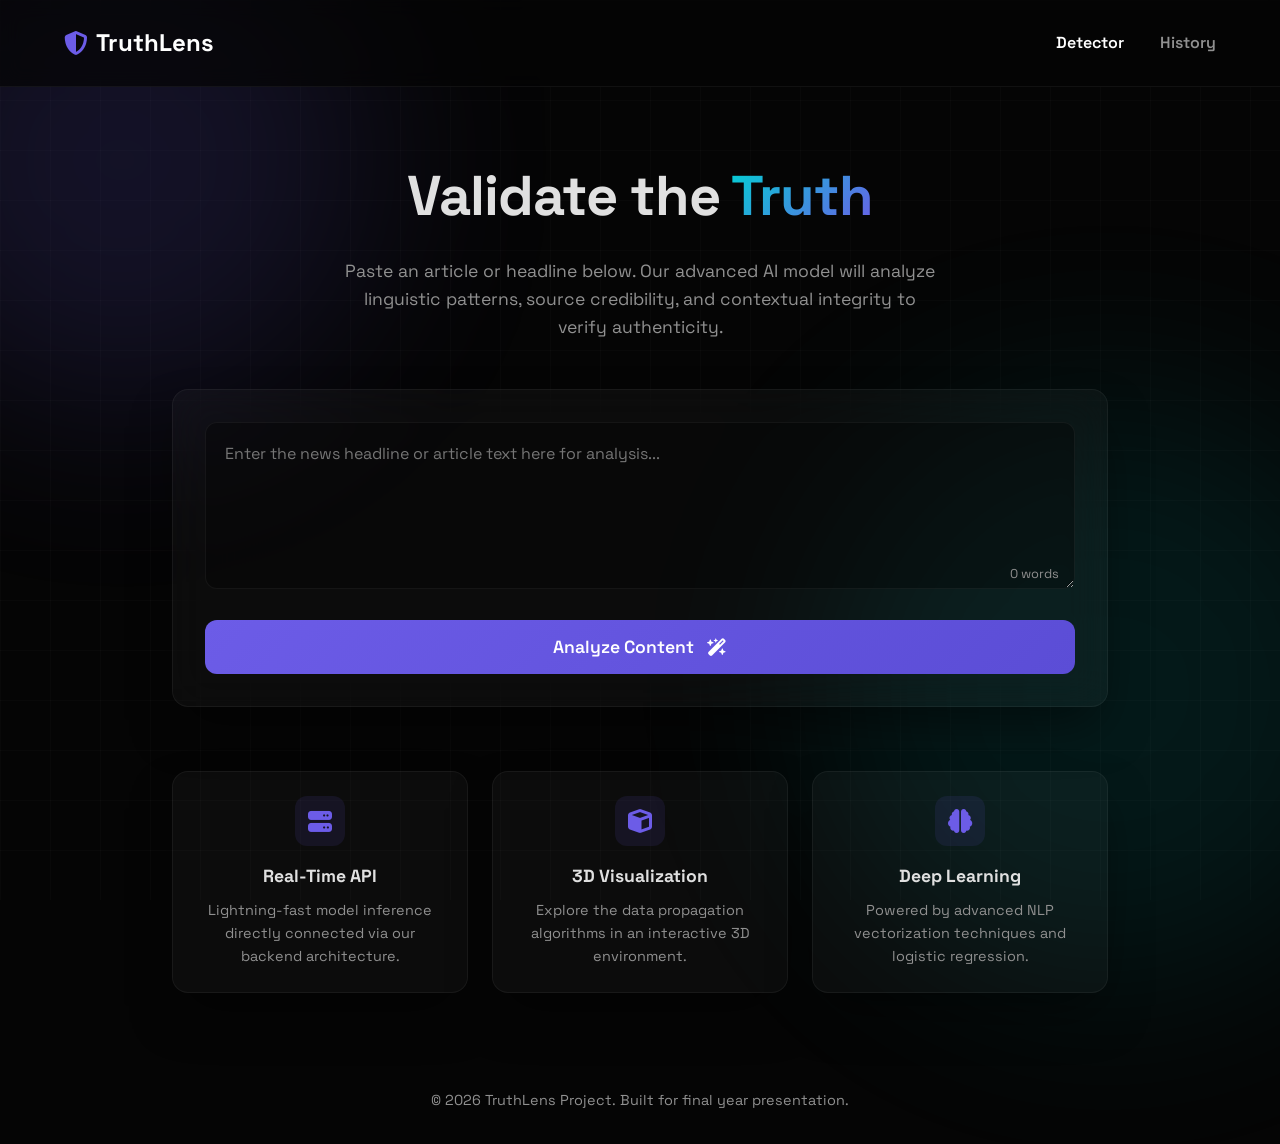
<file: index.html>
<!DOCTYPE html>
<html lang="en">
<head>
    <meta charset="UTF-8">
    <meta name="viewport" content="width=device-width, initial-scale=1.0">
    <title>TruthLens | AI Fake News Detector</title>
    <!-- Use Google Fonts -->
    <link href="https://fonts.googleapis.com/css2?family=Space+Grotesk:wght@300;400;600;700&display=swap" rel="stylesheet">
    <!-- Icon Font -->
    <link rel="stylesheet" href="https://cdnjs.cloudflare.com/ajax/libs/font-awesome/6.4.0/css/all.min.css">
    <link rel="stylesheet" href="css/main.css">
</head>
<body>
    <div class="background-grid"></div>
    <div class="glow-orb primary"></div>
    <div class="glow-orb secondary"></div>

    <nav class="navbar">
        <div class="logo">
            <i class="fa-solid fa-shield-halved"></i> TruthLens
        </div>
        <div class="nav-links">
            <a href="index.html" class="active">Detector</a>
            <a href="history.html">History</a>
        </div>
    </nav>

    <main class="container">
        <header class="app-header">
            <h1>Validate the <span class="highlight">Truth</span></h1>
            <p>Paste an article or headline below. Our advanced AI model will analyze linguistic patterns, source credibility, and contextual integrity to verify authenticity.</p>
        </header>

        <div class="glass-panel main-panel">
            <div class="input-container">
                <textarea id="newsInput" placeholder="Enter the news headline or article text here for analysis..." rows="6"></textarea>
                <div class="character-count"><span id="charCount">0</span> words</div>
            </div>

            <button id="analyzeBtn" class="primary-btn">
                <span class="btn-text">Analyze Content</span>
                <i class="fa-solid fa-wand-magic-sparkles"></i>
                <div class="loader" id="btnLoader" style="display: none;"></div>
            </button>

            <div id="resultContainer" class="result-container hidden">
                <div class="result-card">
                    <div class="result-header">
                        <i id="resultIcon" class="fa-solid fa-circle-check"></i>
                        <h2 id="resultTitle">Analysis Complete</h2>
                    </div>
                    <div class="result-body">
                        <div class="progress-bar-container">
                            <div class="progress-bar" id="confidenceBar"></div>
                        </div>
                        <p class="confidence-text">Confidence Level: <strong id="confidenceScore">0%</strong></p>
                    </div>
                </div>
            </div>
        </div>
        
        <div class="features-grid">
            <div class="glass-panel feature-card">
                <div class="feature-icon"><i class="fa-solid fa-server"></i></div>
                <h3>Real-Time API</h3>
                <p>Lightning-fast model inference directly connected via our backend architecture.</p>
            </div>
            <div class="glass-panel feature-card">
                <div class="feature-icon"><i class="fa-solid fa-cube"></i></div>
                <h3>3D Visualization</h3>
                <p>Explore the data propagation algorithms in an interactive 3D environment.</p>
            </div>
            <div class="glass-panel feature-card">
                <div class="feature-icon"><i class="fa-solid fa-brain"></i></div>
                <h3>Deep Learning</h3>
                <p>Powered by advanced NLP vectorization techniques and logistic regression.</p>
            </div>
        </div>
    </main>

    <footer>
        <p>&copy; 2026 TruthLens Project. Built for final year presentation.</p>
    </footer>

    <script src="js/api.js"></script>
    <script src="js/main.js"></script>
</body>
</html>
</file>
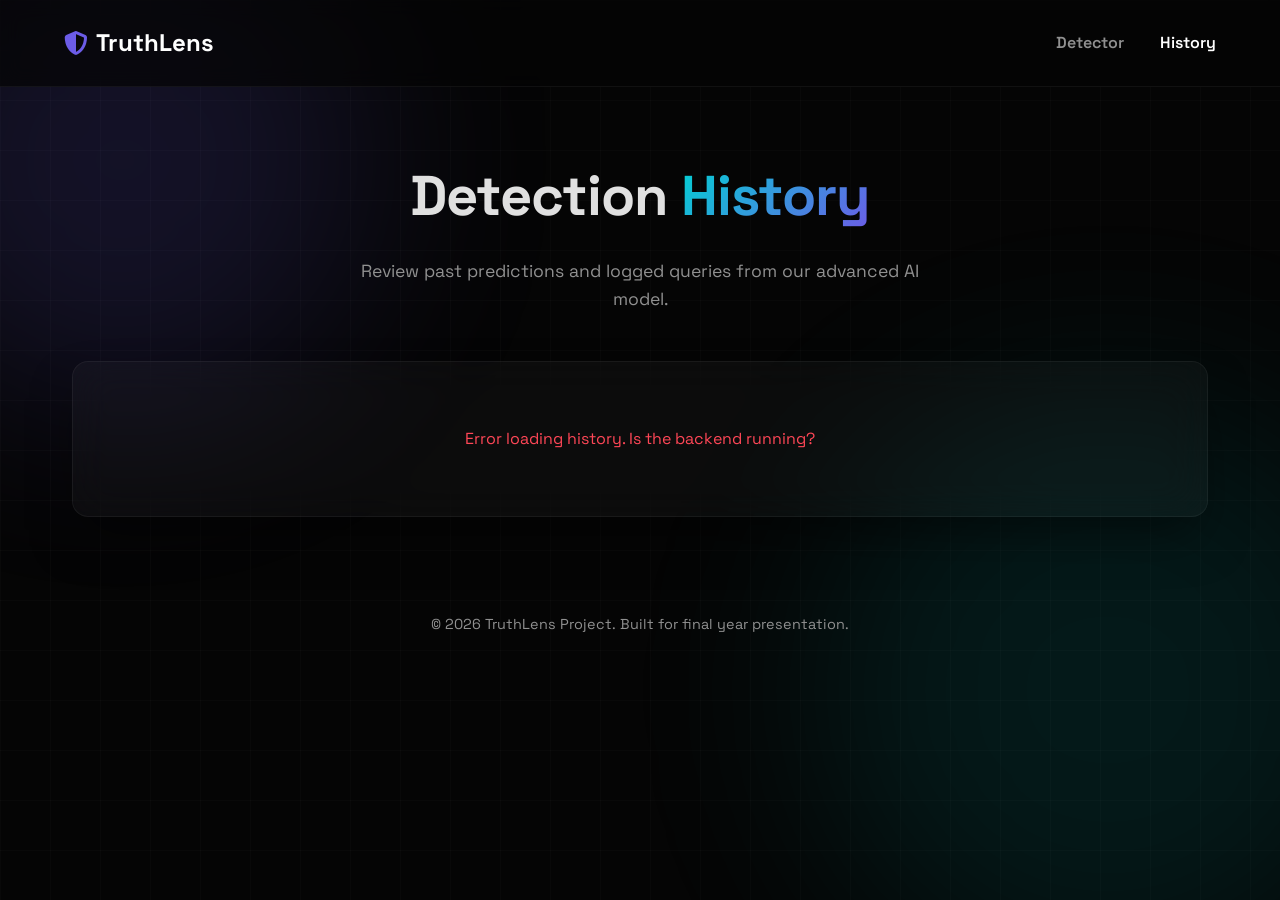
<file: history.html>
<!DOCTYPE html>
<html lang="en">
<head>
    <meta charset="UTF-8">
    <meta name="viewport" content="width=device-width, initial-scale=1.0">
    <title>Detection History | TruthLens</title>
    <!-- Use Google Fonts -->
    <link href="https://fonts.googleapis.com/css2?family=Space+Grotesk:wght@300;400;600;700&display=swap" rel="stylesheet">
    <!-- Icon Font -->
    <link rel="stylesheet" href="https://cdnjs.cloudflare.com/ajax/libs/font-awesome/6.4.0/css/all.min.css">
    <link rel="stylesheet" href="css/main.css">
    <link rel="stylesheet" href="css/history.css">
</head>
<body>
    <div class="background-grid"></div>
    <div class="glow-orb primary"></div>
    <div class="glow-orb secondary"></div>

    <nav class="navbar">
        <div class="logo">
            <i class="fa-solid fa-shield-halved"></i> TruthLens
        </div>
        <div class="nav-links">
            <a href="index.html">Detector</a>
            <a href="history.html" class="active">History</a>
        </div>
    </nav>

    <main class="container history-container">
        <header class="app-header">
            <h1>Detection <span class="highlight">History</span></h1>
            <p>Review past predictions and logged queries from our advanced AI model.</p>
        </header>

        <div class="glass-panel main-panel">
            <div class="history-table-wrapper">
                <div id="loadingHistory" class="loader center-loader"></div>
                <table class="history-table hidden" id="historyTable">
                    <thead>
                        <tr>
                            <th>Date & Time</th>
                            <th>Headline / Text</th>
                            <th>Prediction</th>
                            <th>Confidence</th>
                        </tr>
                    </thead>
                    <tbody id="historyBody">
                        <!-- Rows injected via JS -->
                    </tbody>
                </table>
                <div id="noHistory" class="hidden text-center">
                    <p>No predictions have been made yet.</p>
                </div>
            </div>
        </div>
    </main>

    <footer>
        <p>&copy; 2026 TruthLens Project. Built for final year presentation.</p>
    </footer>

    <script src="js/history.js"></script>
</body>
</html>
</file>
<file: css/main.css>
:root {
    --bg-color: #050505;
    --text-primary: #e0e0e0;
    --text-secondary: #909090;
    --primary-color: #6c5ce7;
    --primary-color-hover: #5b4dd6;
    --secondary-color: #00d2d3;
    --card-bg: rgba(255, 255, 255, 0.03);
    --card-border: rgba(255, 255, 255, 0.05);
    --fake-color: #ff4757;
    --real-color: #2ed573;
}

* {
    margin: 0;
    padding: 0;
    box-sizing: border-box;
}

body {
    font-family: 'Space Grotesk', sans-serif;
    background-color: var(--bg-color);
    color: var(--text-primary);
    line-height: 1.6;
    min-height: 100vh;
    overflow-x: hidden;
    position: relative;
}

/* Background Effects */
.background-grid {
    position: fixed;
    top: 0; left: 0; width: 100%; height: 100%;
    background-image: 
        linear-gradient(rgba(255,255,255,0.02) 1px, transparent 1px),
        linear-gradient(90deg, rgba(255,255,255,0.02) 1px, transparent 1px);
    background-size: 50px 50px;
    z-index: -2;
    pointer-events: none;
}

.glow-orb {
    position: fixed;
    border-radius: 50%;
    filter: blur(100px);
    z-index: -1;
    pointer-events: none;
    opacity: 0.5;
}

.glow-orb.primary {
    top: -10%; left: -10%;
    width: 500px; height: 500px;
    background-color: rgba(108, 92, 231, 0.3);
}

.glow-orb.secondary {
    bottom: -10%; right: -10%;
    width: 600px; height: 600px;
    background-color: rgba(0, 210, 211, 0.2);
}

/* Navbar */
.navbar {
    display: flex;
    justify-content: space-between;
    align-items: center;
    padding: 1.5rem 4rem;
    background: rgba(5, 5, 5, 0.7);
    backdrop-filter: blur(10px);
    border-bottom: 1px solid var(--card-border);
    position: sticky;
    top: 0;
    z-index: 100;
}

.logo {
    font-size: 1.5rem;
    font-weight: 700;
    color: white;
    display: flex;
    align-items: center;
    gap: 0.5rem;
}

.logo i {
    color: var(--primary-color);
}

.nav-links a {
    color: var(--text-secondary);
    text-decoration: none;
    margin-left: 2rem;
    font-weight: 600;
    transition: color 0.3s;
}

.nav-links a:hover, .nav-links a.active {
    color: white;
}

/* Main Container */
.container {
    max-width: 1000px;
    margin: 4rem auto;
    padding: 0 2rem;
}

.app-header {
    text-align: center;
    margin-bottom: 3rem;
    animation: fadeInDown 0.8s ease-out;
}

.app-header h1 {
    font-size: 3.5rem;
    margin-bottom: 1rem;
    letter-spacing: -1px;
}

.highlight {
    background: linear-gradient(135deg, var(--secondary-color), var(--primary-color));
    -webkit-background-clip: text;
    -webkit-text-fill-color: transparent;
}

.app-header p {
    color: var(--text-secondary);
    font-size: 1.1rem;
    max-width: 600px;
    margin: 0 auto;
}

/* Glass Panels */
.glass-panel {
    background: var(--card-bg);
    border: 1px solid var(--card-border);
    border-radius: 16px;
    backdrop-filter: blur(20px);
    padding: 2rem;
    box-shadow: 0 25px 50px -12px rgba(0, 0, 0, 0.5);
    animation: fadeInUp 0.8s ease-out forwards;
}

.main-panel {
    display: flex;
    flex-direction: column;
    gap: 1.5rem;
}

.input-container {
    position: relative;
}

textarea {
    width: 100%;
    background: rgba(0,0,0,0.3);
    border: 1px solid var(--card-border);
    border-radius: 12px;
    color: white;
    font-family: inherit;
    font-size: 1rem;
    padding: 1.2rem;
    resize: vertical;
    transition: all 0.3s ease;
}

textarea:focus {
    outline: none;
    border-color: var(--primary-color);
    box-shadow: 0 0 0 3px rgba(108, 92, 231, 0.2);
}

.character-count {
    position: absolute;
    bottom: 12px;
    right: 16px;
    font-size: 0.8rem;
    color: var(--text-secondary);
}

/* Button */
.primary-btn {
    background: linear-gradient(135deg, var(--primary-color), var(--primary-color-hover));
    color: white;
    border: none;
    padding: 1rem 2rem;
    font-size: 1.1rem;
    font-weight: 600;
    border-radius: 12px;
    cursor: pointer;
    display: flex;
    justify-content: center;
    align-items: center;
    gap: 0.8rem;
    transition: transform 0.2s, box-shadow 0.2s;
    font-family: inherit;
}

.primary-btn:hover {
    transform: translateY(-2px);
    box-shadow: 0 10px 20px -10px var(--primary-color);
}

.primary-btn:active {
    transform: translateY(0);
}

.loader {
    width: 20px;
    height: 20px;
    border: 3px solid rgba(255,255,255,0.3);
    border-radius: 50%;
    border-top-color: white;
    animation: spin 1s linear infinite;
}

/* Results */
.hidden {
    display: none !important;
}

.result-container {
    margin-top: 1rem;
    animation: fadeIn 0.5s ease-out;
}

.result-card {
    background: rgba(0,0,0,0.4);
    border-radius: 12px;
    padding: 1.5rem;
    border-left: 4px solid var(--primary-color);
    transition: all 0.4s ease;
}

.result-header {
    display: flex;
    align-items: center;
    gap: 1rem;
    margin-bottom: 1rem;
}

.result-header i {
    font-size: 1.8rem;
}

.result-header h2 {
    font-size: 1.4rem;
}

.progress-bar-container {
    height: 8px;
    background: rgba(255,255,255,0.1);
    border-radius: 4px;
    overflow: hidden;
    margin-bottom: 0.5rem;
}

.progress-bar {
    height: 100%;
    width: 0%;
    background: var(--primary-color);
    border-radius: 4px;
    transition: width 1s cubic-bezier(0.1, 0.8, 0.2, 1);
}

.confidence-text {
    font-size: 0.9rem;
    color: var(--text-secondary);
    text-align: right;
}

/* State Modifiers */
.is-fake {
    border-left-color: var(--fake-color);
}
.is-fake .result-header i, .is-fake .result-header h2 {
    color: var(--fake-color);
}
.is-fake .progress-bar {
    background: var(--fake-color);
    box-shadow: 0 0 10px var(--fake-color);
}

.is-real {
    border-left-color: var(--real-color);
}
.is-real .result-header i, .is-real .result-header h2 {
    color: var(--real-color);
}
.is-real .progress-bar {
    background: var(--real-color);
    box-shadow: 0 0 10px var(--real-color);
}

/* Features Grid */
.features-grid {
    display: grid;
    grid-template-columns: repeat(3, 1fr);
    gap: 1.5rem;
    margin-top: 4rem;
    animation: fadeInUp 1s ease-out forwards;
    opacity: 0;
    animation-delay: 0.2s;
}

.feature-card {
    padding: 1.5rem;
    text-align: center;
    transition: transform 0.3s;
}

.feature-card:hover {
    transform: translateY(-5px);
}

.feature-icon {
    width: 50px;
    height: 50px;
    margin: 0 auto 1rem;
    background: rgba(108, 92, 231, 0.1);
    border-radius: 12px;
    display: flex;
    align-items: center;
    justify-content: center;
    font-size: 1.5rem;
    color: var(--primary-color);
}

.feature-card h3 {
    margin-bottom: 0.5rem;
    font-size: 1.1rem;
}

.feature-card p {
    color: var(--text-secondary);
    font-size: 0.9rem;
}

footer {
    text-align: center;
    padding: 2rem;
    color: var(--text-secondary);
    font-size: 0.9rem;
    margin-top: 2rem;
}

/* Animations */
@keyframes spin { to { transform: rotate(360deg); } }
@keyframes fadeInDown {
    from { opacity: 0; transform: translateY(-20px); }
    to { opacity: 1; transform: translateY(0); }
}
@keyframes fadeInUp {
    from { opacity: 0; transform: translateY(20px); }
    to { opacity: 1; transform: translateY(0); }
}
@keyframes fadeIn {
    from { opacity: 0; }
    to { opacity: 1; }
}

@media (max-width: 768px) {
    .features-grid { grid-template-columns: 1fr; }
    .app-header h1 { font-size: 2.5rem; }
    .navbar { padding: 1rem 2rem; }
}
</file>
<file: css/history.css>
.history-container {
    max-width: 1200px;
}

.history-table-wrapper {
    overflow-x: auto;
    width: 100%;
}

.history-table {
    width: 100%;
    border-collapse: collapse;
    text-align: left;
    margin-top: 1rem;
}

.history-table th {
    padding: 1rem;
    border-bottom: 2px solid var(--card-border);
    color: var(--text-secondary);
    font-weight: 600;
}

.history-table td {
    padding: 1rem;
    border-bottom: 1px solid var(--card-border);
    color: var(--text-primary);
    vertical-align: top;
}

.history-table tr:last-child td {
    border-bottom: none;
}

.history-text {
    max-width: 400px;
    white-space: nowrap;
    overflow: hidden;
    text-overflow: ellipsis;
}

.prediction-badge {
    display: inline-block;
    padding: 0.3rem 0.8rem;
    border-radius: 20px;
    font-size: 0.85rem;
    font-weight: 600;
}

.badge-fake {
    background: rgba(255, 71, 87, 0.2);
    color: var(--fake-color);
    border: 1px solid var(--fake-color);
}

.badge-real {
    background: rgba(46, 213, 115, 0.2);
    color: var(--real-color);
    border: 1px solid var(--real-color);
}

.center-loader {
    margin: 3rem auto;
    width: 40px;
    height: 40px;
    border-width: 4px;
}

.text-center {
    text-align: center;
    padding: 2rem;
    color: var(--text-secondary);
}
</file>
